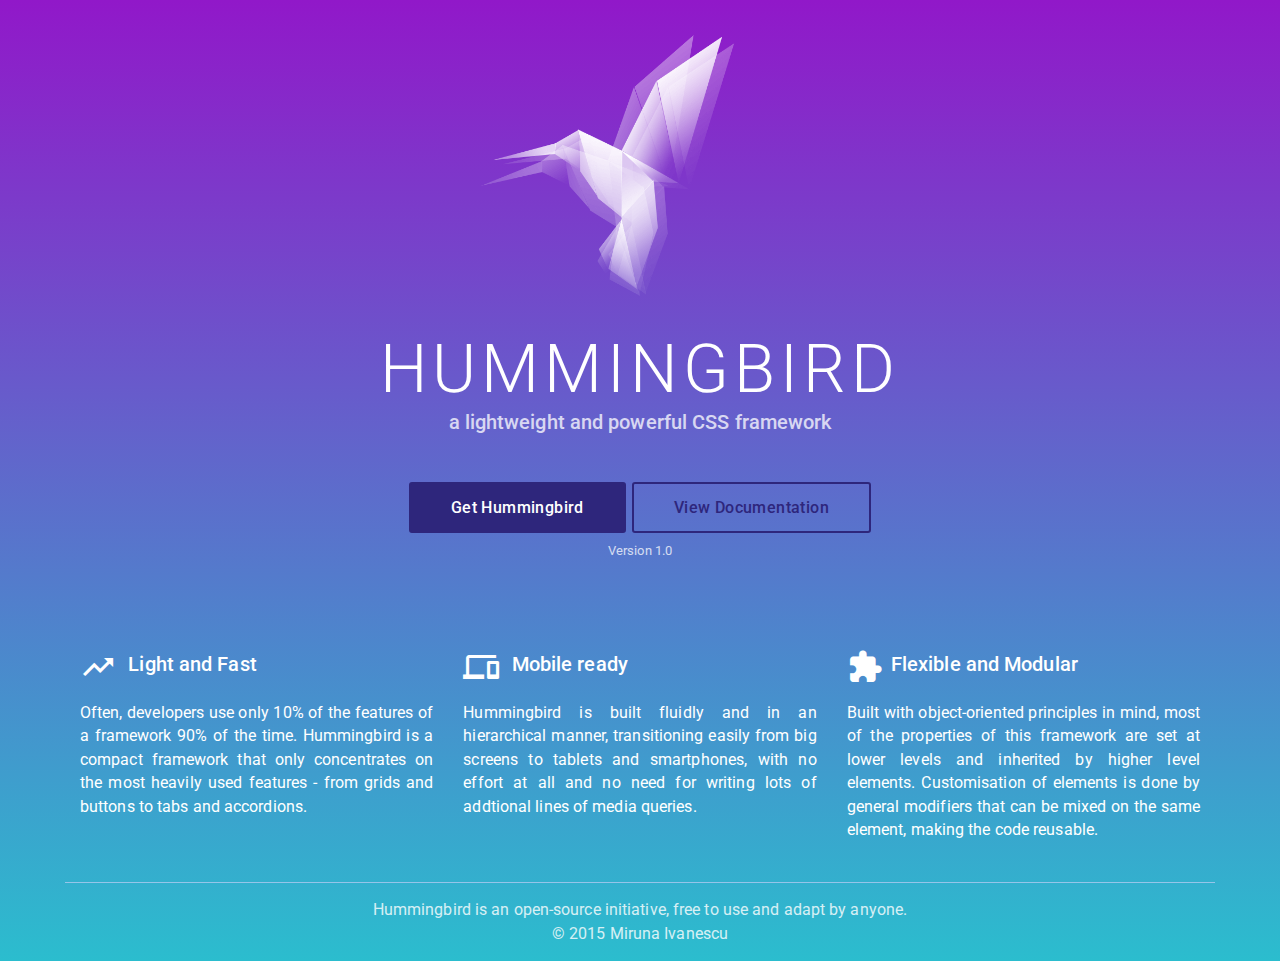
<file: index.html>
<!DOCTYPE html>
<html id='content'>
<head>
<meta charset="UTF-8">
<meta name="viewport" content="width=device-width, initial-scale=1, target-densityDpi=device-dpi" />
<title>Hummingbird front-end framework</title>
<meta name=”description” content=”A responsive, lightweight and powerful CSS and front-end framework”/>
<link href='http://fonts.googleapis.com/css?family=Roboto:400,400italic,200,300,500,500italic,700,700italic,900|Bree+Serif' rel='stylesheet' type='text/css'>
<link href="https://fonts.googleapis.com/icon?family=Material+Icons" rel="stylesheet">
<link rel="stylesheet" type="text/css" href="normalize.css">
<link rel="stylesheet" type="text/css" href="hummingbird.css">
<link rel="stylesheet" type="text/css" href="style.css">
</head>

<body id='home' class='gradient'>
<div class='wrap'>
<div class='logo tcenter'><br>

	<img src='images/hummingbird-logo.png' alt='hummingbird'/>

</div>
	<h1 class='tcenter white'>HUMMINGBIRD</h1>
<h3 class='tagline tcenter white'>a lightweight and powerful CSS framework</h3>
<p class='tcenter' style='max-width:600px'></p>
<p class='tcenter'>
<a class='button button-big white' href='hummingbird.zip'>Get Hummingbird</a><a class='button button-big ghost' href='documentation.html'>View Documentation</a>
<br><span class='transp smallt'>Version 1.0</span></p><br><br>
<div class='row'>
	<div class='col4'>
		<i class='material-icons md-36'>trending_up</i> &nbsp;
		<h3 class='inline'>Light and Fast</h3>
		<p>Often, developers use only 10% of the features of a framework 90% of the time. Hummingbird is a compact framework that only concentrates on the most heavily used features - from grids and buttons to tabs and accordions. </p>
		
	</div>
	<div class='col4'>
		<i class='material-icons md-36'>phonelink</i> &nbsp;
		<h3 class='inline'>Mobile ready</h3>
		<p>Hummingbird is built fluidly and in an hierarchical manner, transitioning easily from big screens to tablets and smartphones, with no effort at all and no need for writing lots of addtional lines of media queries.</p>		
	</div>	
	<div class='col4'>
	
		<i class='material-icons md-36'>extension</i> &nbsp;<h3 class='inline'>Flexible and Modular</h3>
		<p>Built with object-oriented principles in mind, most of the properties of this framework are set at lower levels and inherited by higher level elements. Customisation of elements is done by general modifiers that can be mixed on the same element, making the code reusable.</p>		
	</div>	

</div>

<footer class='footer'>
	<div class='wrap'>
		<div class='row'>
			<div class='col tcenter'>
			Hummingbird is an open-source initiative, free to use and adapt by anyone.<br>
				&copy; 2015 Miruna Ivanescu
			</div>
		</div>
	</div>
</footer>
</div>
<script src="https://ajax.googleapis.com/ajax/libs/jquery/1.11.3/jquery.min.js"></script>
<script src="theme-script.js"></script>

</body>

</html>
</file>
<file: hummingbird.css>
/*aplpies to all elements*/
*{box-sizing:border-box;-mox-box-sizing:border-box;-webkit-box-sizing:border-box;}
body{ color:#111; font-family:"Roboto",Arial, sans-serif; font-size:0.98em; line-height:1.5; font-weight:400; letter-spacing:0.1px;}
.wrap
{
	max-width:1400px; 
	margin:0 auto;
	overflow:hidden;
}
/*typography*/
h1{font-size:2.1em; font-weight:500 }
h2{font-size:1.6em; font-weight:500}
h3{font-size:1.3em; font-weight:500}
h4,h5,h6{font-size:0.98em;font-weight:400 }
h1{margin: 0 0 7px 0}
h2,h3{margin: 0 0 3px 0}
h4,h5{margin:0}

.strong, .b, strong,b{font-weight:600;}

p{ padding:0 0 10px; text-align:justify; vertical-align:top;}
a,.link{text-decoration:none; color:#1da0c5;cursor:pointer; font-weight:400;letter-spacing: 0.4px;}
a:hover,.link:hover{text-decoration:underline;}

img{max-width:100%;}

.subtitle:first-of-type{padding-top:10px}
.subtitle{border-bottom:1px solid #ccc; padding-top:60px; text-transform:uppercase;}

/*helpers*/
.tright{text-align:right;}
.tleft{text-align:left;}
.tcenter{text-align:center;}
.tjustify{text-align:justify;}

.inline{display:inline-block;}
.block{display:block;}

.toupper{ text-transform:uppercase;}
.tolower{text-transform:lowercase;}
.capitalize{ text-transform:capitalize;}

.nopadding{padding:0}
.nopaddingup{padding-top:0!important}
.nomargin{margin:0!important}
.noborder,.noborder td{border:none}
.border-radius{ -webkit-border-radius:3px; -moz-border-radius:3px; border-radius:3px; }
.full-width{width:100%;}
.pointer{cursor:pointer;}
.inactive{pointer-events:none}
.border{border:1px solid #eceef1 }
.padding{padding:15px}
.border-dark{border:1px solid #c4c9d3}
.flipY {
-webkit-transform: rotate(180deg); 
-moz-transform: rotate(180deg); 
-ms-transform: rotate(180deg); 
-o-transform: rotate(180deg); 
transform: rotate(180deg); 
}

/*grids*/
.row {
	overflow: hidden;
	clear: both;
	width: 100%;
	height:initial !important;
}
.row > *{float:left; padding-top:15px;padding-bottom:15px; padding-left:15px; padding-right:15px}
.row.bordered > *{border:1px solid #999;}
.f-row.bordered > *{border:1px solid #999;}
.col1{width:8.333333%}
.col2{width:16.666666%}
.col3{width:25%}
.col4{width:33.333333%}
.col5{width:41.666666%}
.col6{width:50%}
.col7{width:58.333333%}
.col8{width:66.666666%}
.col9{width:75%}
.col10{width:83.333333%}
.col11{width:91.666666%}
.col{width:100%}

.f-row{display:flex;flex-wrap:wrap;justify-content:space-between;}
.f-row>*{padding:0;-moz-box-sizing:border-box;-webkit-box-sizing:border-box;box-sizing:border-box; padding:15px;}
.f-col1{width:8.333333%}
.f-col2{width:16.666666%}
.f-col3{width:25%}
.f-col4{width:33.333333%}
.f-col5{width:41.666666%}
.f-col6{width:50%}
.f-col7{width:58.333333%}
.f-col8{width:66.666666%}
.f-col9{width:75%}
.f-col10{width:83.333333%}
.f-col11{width:91.666666%}
.f-col{width:100%}


.button{vertical-align:top;line-height:1.5;border:none;display:inline-block; text-align:center; padding:7px 20px; font-weight:500; color:#fff; background-color:#151f37; -webkit-border-radius:3px; -moz-border-radius:3px; border-radius:3px; }
.button:hover{ text-decoration:none; background-color:#263238; cursor:pointer; }
.button-big{padding:12px 40px}
.button-small{padding:4px 10px}
.button-disabled{pointer-events:none; background-color:#ccc; color:#939393;}
.button-active{box-shadow:0px 1px 5px 0 rgba(0,0,0,0.4) inset;}
.button.bg-lightgrey{color:#151f37}
.button-icon{padding-left:8px}
.button-icon-single{padding:1px 2px;}
.button-big.button-icon{padding-left:10px}
.button-icon .material-icons{font-size:24px;}
.button-small.button-icon{padding-left:6px}
.button-small.button-icon .material-icons{font-size:18px;}
.button.button-icon-single .material-icons{padding:0}
.button.bg-red:hover,.button.red:hover,.bg-red.hoverable:hover{background-color:#ff7513;color:#fff; border-color:#ff7513;}
.button.bg-green:hover,.button.green:hover,.bg-green.hoverable:hover{background-color:#2d4682; color:#fff; border-color:#2d4682;}
.button.bg-yellow:hover,.button.yellow:hover,.bg-yellow.hoverable:hover{background-color:#ffee58; color:#fff; border-color:#ffee58;}
.button.bg-blue:hover,.button.blue:hover,.bg-blue.hoverable:hover{background-color:#349af7; color:#fff; border-color:#349af7;}
.button.bg-lightgrey:hover,.button.lightgrey:hover,.bg-lightgrey.hoverable:hover{background-color:#eceef1; color:#151f37; border-color:#151f37;}
.button.bg-darkgrey:hover,.button.darkgrey:hover,.bg-darkgrey.hoverable:hover{background-color:#263238; color:#263238; color:#fff; border-color:#263238;}
.button.bg-grey:hover,.button.grey:hover,.bg-grey.hoverable:hover{background-color:#99999a; color:#99999a; color:#fff; border-color:#99999a;}

.button.blue{ color:#1d78cb; border:2px solid #1d78cb; background:none}
.button.red{color:#d35a34; border:2px solid #d35a34; background:none}
.button.green{color:#1c2845; border:2px solid #1c2845; background:none}
.button.darkgrey{color:#151f37; border:2px solid #151f37; background:none}
.button.grey{color:#aaaaab; border:2px solid #aaaaab; background:none}
.button.yellow{color:#d35a34; border:2px solid #d35a34; background:none}



/*forms*/
label{display:block; padding-bottom:3px;}
input[type='text'],input[type='date'],select, textarea{ font-weight:300;border-radius:3px; border:1px solid rgba(0,0,0,0.15); padding:5px; background-color:rgba(0,0,0,0.05); min-width:250px; margin-bottom:20px;}
input[type='text']:hover,input[type='date']:hover,select:hover, textarea:hover{ border:1px solid rgba(0,0,0,0.4); }
input[type='text']:focus,input[type='date']:focus,select:focus, textarea:focus{ box-shadow:0px 1px 5px 0 rgba(0,0,0,0.2) inset; }
input[type='checkbox'] + label ,input[type='radio'] + label {display:inline-block; padding-left:4px}
.disabled{pointer-events:none;opacity:0.5}
textarea{font-style:400italic; }
input[type='radio'] ~ input[type='radio'] {margin-left:20px;}
.error{border-color:red!important; padding-left:30px!important; background-image:url(error.png); background-repeat:no-repeat; background-position:5px center!important;}

.deletable + .material-icons{ vertical-align:middle; margin-left:-28px; margin-top:-2px; cursor:pointer; opacity:0.6;}
.deletable + .material-icons:hover{opacity:1;}

table input[type='text'], table input[type='date'], table select,table textarea{width:auto; min-width:60px}

.bg-blue input[type='text'], .bg-blue select, .bg-blue textarea{ border:1px solid rgba(0,0,0,0.15); background-color:rgba(0,0,0,0.3); }
.bg-red input[type='text'], .bg-red select, .bg-red textarea{ border:1px solid rgba(0,0,0,0.15); background-color:rgba(0,0,0,0.3); }
.bg-green input[type='text'], .bg-green select, .bg-green textarea{ border:1px solid rgba(0,0,0,0.15); background-color:rgba(0,0,0,0.3); }
.bg-yellow input[type='text'], .bg-yellow select, .bg-yellow textarea{ border:1px solid rgba(0,0,0,0.15); background-color:rgba(0,0,0,0.12); }
.bg-darkgrey input[type='text'], .bg-darkgrey select, .bg-darkgrey textarea{ border:1px solid rgba(0,0,0,0.15); background-color:rgba(0,0,0,0.4); }
.bg-lightgrey input[type='text'], .bg-lightgrey select, .bg-lightgrey textarea{ border:1px solid rgba(0,0,0,0.15); background-color:rgba(0,0,0,0.1); }

/*tables*/
table{width:100%;}
thead td{background-color:#eceef1;border-top:1px solid #ccc;font-weight:500;}
td{border-top:1px solid #ccc; padding:6px; }
tr:last-child td{border-bottom:1px solid #ccc;} 
.hoverable tbody tr:hover td{background-color:#f9f9fa; }
.bi-col.hoverable tbody tr:nth-child(2n):hover td{background-color:#d9dee1; }
.bi-col.hoverable tbody tr:nth-child(2n+1):hover td{background-color:#fff; }
.bi-col tr:nth-child(2n) td{background-color:#eceef1}
.bi-col tr:nth-child(2n+1) td{background-color:#f9f9fa}
.fullborder td{border-left:1px solid #ccc}
.fullborder td:last-child{border-right:1px solid #ccc}
table.darkgrey-header thead td{background-color:#151f37!important; color:#fff;}
table.blue-header thead td{background-color:#1d78cb!important; color:#fff;}
table.bold-col-1 td:first-child{ font-weight:600;}
table.bold-col-2 td:nth-child(2){ font-weight:600;}
table.bold-col-3 td:nth-child(3){ font-weight:600;}
table.bold-col-4 td:nth-child(4){ font-weight:600;}
table.bold-col-5 td:nth-child(5){ font-weight:600;}
table.bold-col-6 td:nth-child(6){ font-weight:600;}
table.bold-col-7 td:nth-child(7){ font-weight:600;}
table.bold-col-8 td:nth-child(8){ font-weight:600;}
table.bold-col-9 td:nth-child(9){ font-weight:600;}
table.bold-col-10 td:nth-child(10){ font-weight:600;}

table input[type="text"], table input[type="date"], table select, table textarea {
  margin-bottom: 0;
  min-width: 60px;
  width: auto;
}

/* messages */
.message-red{ line-height:1.6; border:2px solid #d35a34; border-radius:5px; padding:10px; margin:15px 0; overflow:hidden;}
.message-green{line-height:1.6; border:2px solid #1c2845; border-radius:5px; padding:10px;margin:15px 0; overflow:hidden;}
.message-red .material-icons{color:#d35a34; font-size:24px; padding-right:10px; float:left;}
.message-green .material-icons{color:#1c2845; font-size:24px; padding-right:10px; float:left;}

/*icons*/
.material-icons{vertical-align:top}
.material-icons.action{padding:4px 4px 3px; border-radius:0 5px 5px 0; cursor:pointer; margin-left:-3px}
.material-icons.action:hover{opacity:0.85}
.material-icons.md-bg{padding:10px; border-radius:50%}
.material-icons.md-18 { font-size: 18px; }
.material-icons.md-24 { font-size: 24px; }
.material-icons.md-28 { font-size: 28px; }
.material-icons.md-36 { font-size: 36px; }
.material-icons.md-48 { font-size: 48px; }
.material-icons.md-64 { font-size: 64px; }
.material-icons.md-72 { font-size: 72px; }
.button .material-icons{padding-right:10px; display:inline-block; vertical-align:middle; margin-top:-2px}


/*extenders*/
.extender-header{background-color:#eceef1;border:1px solid #ccccce; padding:8px;margin:0;cursor:pointer;margin-top:1px}
.extender-header:first-of-type{border-radius:3px 3px 0 0; }
.extender-header:last-of-type{border-radius:0 0 3px 3px; }
.extender-header:only-of-type{border-radius:3px; }
.extender-header  .material-icons{padding-right:3px; vertical-align:middle; font-size:28px;}
.extender-header.extended{border-bottom-left-radius:0;border-bottom-right-radius:0; display}
.extender-content{display:none; border:1px solid #ccccce; padding:8px 8px 8px 42px; border-radius:0 0 3px 3px; border-top:none;}
.extended  + .extender-content{display:block}
.extender-header:hover{opacity:0.8}
.small .extender-header{font-size:18px;padding:5px;}
.small .extender-header .material-icons{font-size:26px;  }
.small .extender-content{padding-left:37px  }

/*popups*/
.popup{display:none;position:fixed; width:70%; height:70%; max-width:1200px; top:0; bottom:0; left:0; right:0; margin:auto; background-color:#fff; border:1px solid #ddd; border-radius:5px; padding:0;}
.popup.small{width:90%; max-width:300px; height:50%; max-height:300px;}
.popup-overlay{position:fixed; width:100%; height:100%; top:0; bottom:0; left:0; right:0; background:rgba(0,0,0,0.8)}
.popupTitle{background-color:#151f37; color:#fff; padding:7px 8px; margin:2px; border-radius:4px}
.closePopup{position:absolute; right:8px; top:8px; cursor:pointer; opacity:0.8;}
.closePopup:hover{opacity:1}
.popupContent{padding:15px}
.buttonBar{position:absolute; bottom:10px; right:10px}

/* tabs */
.tab-header{padding:10px; border-radius:3px 3px 0 0}
.tab-content{display:none}
.tab-content.active {
  border: 1px solid #ddd;
  display: block;
  padding: 10px; border-radius: 0 0 3px 3px
}

.tab-link{opacity:0.88; border-bottom:3px solid #1d78cb; padding: 0 15px 8px; font-weight:600}
.tab-link.active{opacity:1;border-bottom: 4px solid #151f37;}

/*colors*/
.red{ color:#d35a34;}
.green{color:#1c2845}
.yellow{color:#ffc411}
.blue{color:#1d78cb;}
.lightgrey{color:#eceef1}
.darkgrey{color:#151f37}
.white{color:#fff}
.grey{color:#aaaaab}

/*background colors*/
.bg-red{background-color:#d35a34;color:#fff;border:none;}
.bg-green{background-color:#1c2845; color:#fff;border:none;}
.bg-yellow{background-color:#ffc411;border:none; color:#fff;}
.bg-blue{background-color:#1d78cb; color:#fff;border:none;}
.bg-lightgrey{background-color:#eceef1}
.bg-white{background-color:#fff; color:#151f37}
.bg-darkgrey{background-color:#151f37; color:#fff; border:none;}
.bg-grey{background-color:#aaaaab}

.bg-blue a, .bg-red a, .bg-grey a, .bg-darkgrey a, .bg-green a, .bg-yellow a, .bg-darkgrey a{color:#fff; text-decoration:none!important;}
@media all and (max-width:1024px)
{
	.popup{width:90%; height:90%}
}

@media all and (max-width:1023px)
{
.hide-on-tablet-landscape{display:none;}
.col10.fullontablet{width:100%;}
table.hide-on-tablet-landscape-col-1 td:first-child{display:none;}
table.hide-on-tablet-landscape-col-2 td:nth-child(2){display:none;}
table.hide-on-tablet-landscape-col-3 td:nth-child(3){display:none;}
table.hide-on-tablet-landscape-col-4 td:nth-child(4){display:none;}
table.hide-on-tablet-landscape-col-5 td:nth-child(5){display:none;}
table.hide-on-tablet-landscape-col-6 td:nth-child(6){display:none;}
table.hide-on-tablet-landscape-col-7 td:nth-child(7){display:none;}
table.hide-on-tablet-landscape-col-8 td:nth-child(8){display:none;}
table.hide-on-tablet-landscape-col-9 td:nth-child(9){display:none;}
table.hide-on-tablet-landscape-col-10 td:nth-child(10){display:none;}
table input[type='text'], table input[type='date'], table select,table textarea { min-width: 60px;
    max-width: 160px;
}
}
@media all and (max-width:768px)
{

.hide-on-tablet-portrait{display:none;}

table.hide-on-tablet-portrait-col-1 td:first-child{display:none;}
table.hide-on-tablet-portrait-col-2 td:nth-child(2){display:none;}
table.hide-on-tablet-portrait-col-3 td:nth-child(3){display:none;}
table.hide-on-tablet-portrait-col-4 td:nth-child(4){display:none;}
table.hide-on-tablet-portrait-col-5 td:nth-child(5){display:none;}
table.hide-on-tablet-portrait-col-6 td:nth-child(6){display:none;}
table.hide-on-tablet-portrait-col-7 td:nth-child(7){display:none;}
table.hide-on-tablet-portrait-col-8 td:nth-child(8){display:none;}
table.hide-on-tablet-portrait-col-9 td:nth-child(9){display:none;}
table.hide-on-tablet-portrait-col-10 td:nth-child(10){display:none;}
}

@media all and (max-width:767px)
{
	
	.col,.col1,.col2,.col3,.col4,.col5,.col6,.col7,.col8,.col9,.col10,.col11,.col12{width:100%; float:none;}
.popup{width:100%; height:100%; border-radius:0;}
.popup.small{ border-radius:4px;}
}

@media all and (max-width:650px)
{
	
table.flip-on-mobile thead{display:none}	
table.flip-on-mobile,table.flip-on-mobile tbody,table.flip-on-mobile tr, table.flip-on-mobile td
{
	display:block; border:none!important;	
}
table.flip-on-mobile{border:1px solid #ddd!important}
table.flip-on-mobile tr td:first-child{border-top:1px solid #ddd!important; padding-top:15px}
table.flip-on-mobile tr td:last-child{ padding-bottom:15px}
table.flip-on-mobile tr td{padding:4px 6px}
	
.hide-on-mobile{display:none}

table.hide-on-mobile-col-1 td:first-child{display:none;}
table.hide-on-mobile-col-2 td:nth-child(2){display:none;}
table.hide-on-mobile-col-3 td:nth-child(3){display:none;}
table.hide-on-mobile-col-4 td:nth-child(4){display:none;}
table.hide-on-mobile-col-5 td:nth-child(5){display:none;}
table.hide-on-mobile-col-6 td:nth-child(6){display:none;}
table.hide-on-mobile-col-7 td:nth-child(7){display:none;}
table.hide-on-mobile-col-8 td:nth-child(8){display:none;}
table.hide-on-mobile-col-9 td:nth-child(9){display:none;}
table.hide-on-mobile-col-10 td:nth-child(10){display:none;}
}
</file>
<file: style.css>
body{ min-height:100vh; color:#fff}
.tagline{opacity:0.75}
h1{font-size:4.3em; font-weight:300; margin-bottom:-12px; padding-bottom:0; margin-top:-10px; letter-spacing:5px}
footer{color:#fff; opacity:0.8; border-top:1px solid #afcaf0}
.gradient{/* Permalink - use to edit and share this gradient: http://colorzilla.com/gradient-editor/#9118c9+0,2bbdce+100 */
background: #9118c9; /* Old browsers */
background: -moz-linear-gradient(top,  #9118c9 0%, #2bbdce 100%); /* FF3.6+ */
background: -webkit-gradient(linear, left top, left bottom, color-stop(0%,#9118c9), color-stop(100%,#2bbdce)); /* Chrome,Safari4+ */
background: -webkit-linear-gradient(top,  #9118c9 0%,#2bbdce 100%); /* Chrome10+,Safari5.1+ */
background: -o-linear-gradient(top,  #9118c9 0%,#2bbdce 100%); /* Opera 11.10+ */
background: -ms-linear-gradient(top,  #9118c9 0%,#2bbdce 100%); /* IE10+ */
background: linear-gradient(to bottom,  #9118c9 0%,#2bbdce 100%); /* W3C */
filter: progid:DXImageTransform.Microsoft.gradient( startColorstr='#9118c9', endColorstr='#2bbdce',GradientType=0 ); /* IE6-9 */


}
.transp{opacity:0.88}
.smallt{font-size:0.85em; padding-top:5px; display:block;opacity:0.75}
.wrap{max-width:1150px; }
.button{margin:3px}
.button.ghost{border:2px solid #2e267c; background:none;  color:#2e267c}
.button.white{border:2px solid #2e267c; background:#2e267c;  color:#fff}
.button.white:hover{border:2px solid #41398f; background:#41398f;  color:#fff}
.button.ghost:hover{ background:#2e267c;color:#fff;border:2px solid #2e267c; }
.f-col4  h3{padding-top:4px;}
.f-col4 p{ margin-top:5px; opacity:0.85}
.logo img{ max-width:320px;}
.inline-block{display:inline-block;}
.f-row > * {
    float: left;
    padding:  10px 25px;
}
@media all and (max-width:600px)
{
h1{
font-size:3em
}
.button{padding:10px 14px;}
}

@media all and (max-width:460px)
{
.logo img{ max-width:70%;}
h1{
font-size:2.4em
}
.tagline{font-size:1em}

}

@media all and (max-width:350px)
{
.tagline{font-size:0.9em; padding-top:8px}
h1{
font-size:2em
}
.tagline{font-size:1em}

}
</file>
